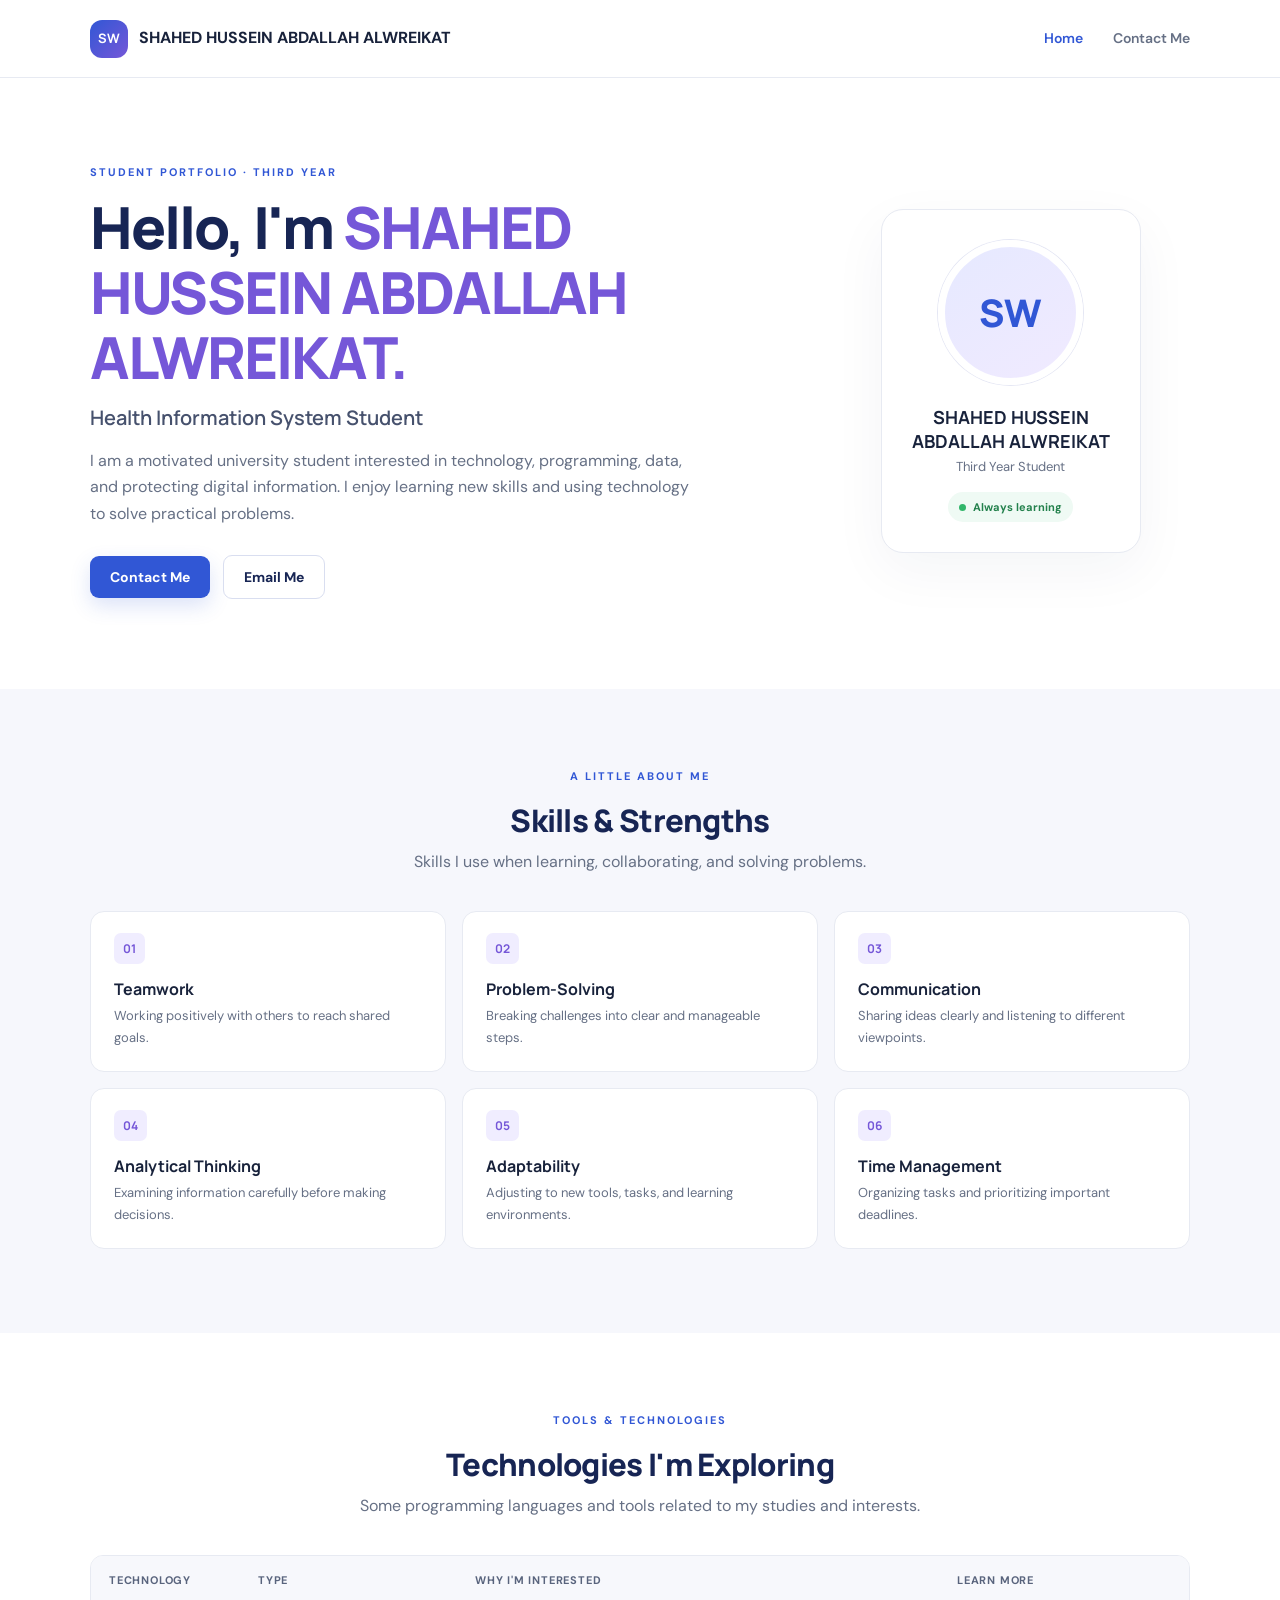
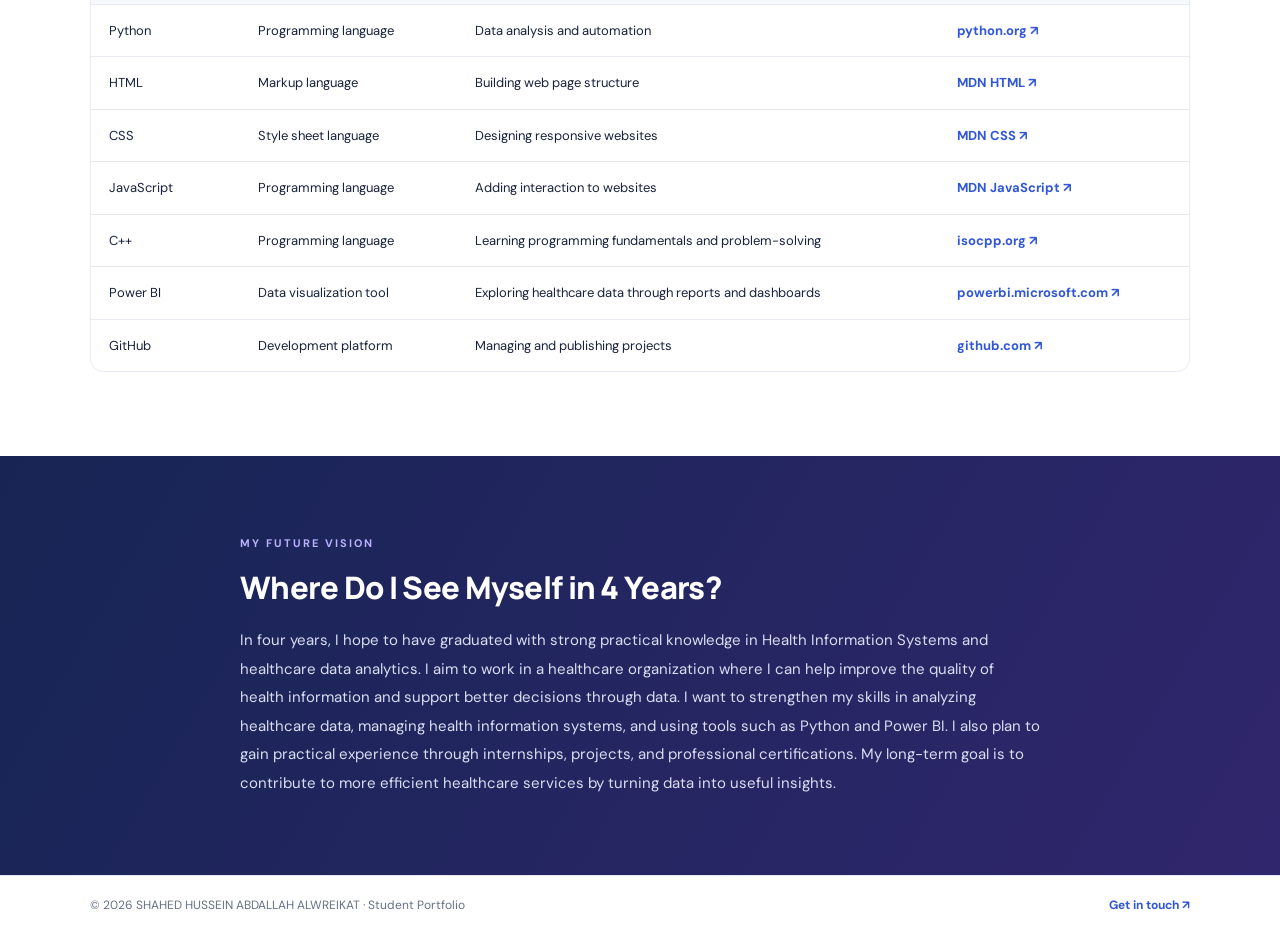
<file: index.html>
<!DOCTYPE html>
<html lang="en">
<head>
  <meta charset="UTF-8">
  <meta name="viewport" content="width=device-width, initial-scale=1.0">
  <meta name="description" content="Professional portfolio of SHAHED HUSSEIN ABDALLAH ALWREIKAT.">
  <!-- IMPORTANT: Replace YOUR_SID with your university student ID. -->
  <title>178967 - SHAHED HUSSEIN ABDALLAH ALWREIKAT | Portfolio</title>
  <link rel="stylesheet" href="style.css">
</head>
<body>
  <header class="site-header">
    <nav class="navbar container" aria-label="Main navigation">
      <a class="brand" href="index.html"><span class="brand-mark">SW</span><span>SHAHED HUSSEIN ABDALLAH ALWREIKAT</span></a>
      <div class="nav-links">
        <a class="active" href="index.html">Home</a>
        <a href="contact.html">Contact Me</a>
      </div>
    </nav>
  </header>

  <main>
    <section class="hero container">
      <div class="hero-copy">
        <p class="eyebrow">STUDENT PORTFOLIO · THIRD YEAR</p>
        <h1>Hello, I'm <span>SHAHED HUSSEIN ABDALLAH ALWREIKAT.</span></h1>
        <h2>Health Information System Student</h2>
        <p class="intro">I am a motivated university student interested in technology, programming, data, and protecting digital information. I enjoy learning new skills and using technology to solve practical problems.</p>
        <div class="hero-actions">
          <a class="button button-primary" href="contact.html">Contact Me</a>
          <!-- IMPORTANT: Replace the address below with your official JUST email. -->
          <a class="button button-outline" href="mailto:shalwreikat24@cit.just.edu.jo">Email Me</a>
        </div>
      </div>
      <div class="profile-card">
        <!-- Add your own professional photo: save it as profile.jpg in this folder,
             then replace the initials block with: <img src="profile.jpg" alt="Portrait of SHAHED HUSSEIN ABDALLAH ALWREIKAT"> -->
        <div class="avatar" aria-label="Photo placeholder">SW</div>
        <p class="profile-name">SHAHED HUSSEIN ABDALLAH ALWREIKAT</p>
        <p class="profile-role">Third Year Student</p>
        <span class="status"><span></span> Always learning</span>
      </div>
    </section>

    <section class="section section-soft">
      <div class="container">
        <div class="section-heading">
          <p class="eyebrow">A LITTLE ABOUT ME</p>
          <h2>Skills & Strengths</h2>
          <p>Skills I use when learning, collaborating, and solving problems.</p>
        </div>
        <div class="skills-grid">
          <article class="skill-card"><span class="skill-icon">01</span><h3>Teamwork</h3><p>Working positively with others to reach shared goals.</p></article>
          <article class="skill-card"><span class="skill-icon">02</span><h3>Problem-Solving</h3><p>Breaking challenges into clear and manageable steps.</p></article>
          <article class="skill-card"><span class="skill-icon">03</span><h3>Communication</h3><p>Sharing ideas clearly and listening to different viewpoints.</p></article>
          <article class="skill-card"><span class="skill-icon">04</span><h3>Analytical Thinking</h3><p>Examining information carefully before making decisions.</p></article>
          <article class="skill-card"><span class="skill-icon">05</span><h3>Adaptability</h3><p>Adjusting to new tools, tasks, and learning environments.</p></article>
          <article class="skill-card"><span class="skill-icon">06</span><h3>Time Management</h3><p>Organizing tasks and prioritizing important deadlines.</p></article>
        </div>
      </div>
    </section>

    <section class="section container">
      <div class="section-heading">
        <p class="eyebrow">TOOLS & TECHNOLOGIES</p>
        <h2>Technologies I'm Exploring</h2>
        <p>Some programming languages and tools related to my studies and interests.</p>
      </div>
      <div class="table-wrap">
        <table>
          <thead><tr><th>Technology</th><th>Type</th><th>Why I'm interested</th><th>Learn more</th></tr></thead>
          <tbody>
            <tr><td>Python</td><td>Programming language</td><td>Data analysis and automation</td><td><a href="https://www.python.org/" target="_blank" rel="noopener">python.org ↗</a></td></tr>
            <tr><td>HTML</td><td>Markup language</td><td>Building web page structure</td><td><a href="https://developer.mozilla.org/en-US/docs/Web/HTML" target="_blank" rel="noopener">MDN HTML ↗</a></td></tr>
            <tr><td>CSS</td><td>Style sheet language</td><td>Designing responsive websites</td><td><a href="https://developer.mozilla.org/en-US/docs/Web/CSS" target="_blank" rel="noopener">MDN CSS ↗</a></td></tr>
            <tr><td>JavaScript</td><td>Programming language</td><td>Adding interaction to websites</td><td><a href="https://developer.mozilla.org/en-US/docs/Web/JavaScript" target="_blank" rel="noopener">MDN JavaScript ↗</a></td></tr>
            <tr><td>C++</td><td>Programming language</td><td>Learning programming fundamentals and problem-solving</td><td><a href="https://isocpp.org/" target="_blank" rel="noopener">isocpp.org ↗</a></td></tr>
            <tr><td>Power BI</td><td>Data visualization tool</td><td>Exploring healthcare data through reports and dashboards</td><td><a href="https://powerbi.microsoft.com/" target="_blank" rel="noopener">powerbi.microsoft.com ↗</a></td></tr>
            <tr><td>GitHub</td><td>Development platform</td><td>Managing and publishing projects</td><td><a href="https://github.com/" target="_blank" rel="noopener">github.com ↗</a></td></tr>
          </tbody>
        </table>
      </div>
    </section>

    <section class="future-section">
      <div class="container future-content">
        <p class="eyebrow">MY FUTURE VISION</p>
        <h2>Where Do I See Myself in 4 Years?</h2>
        <p>In four years, I hope to have graduated with strong practical knowledge in Health Information Systems and healthcare data analytics. I aim to work in a healthcare organization where I can help improve the quality of health information and support better decisions through data. I want to strengthen my skills in analyzing healthcare data, managing health information systems, and using tools such as Python and Power BI. I also plan to gain practical experience through internships, projects, and professional certifications. My long-term goal is to contribute to more efficient healthcare services by turning data into useful insights.</p>
      </div>
    </section>
  </main>

  <footer class="site-footer">
    <div class="container footer-inner"><p>© 2026 SHAHED HUSSEIN ABDALLAH ALWREIKAT · Student Portfolio</p><a href="contact.html">Get in touch ↗</a></div>
  </footer>
</body>
</html>
</file>
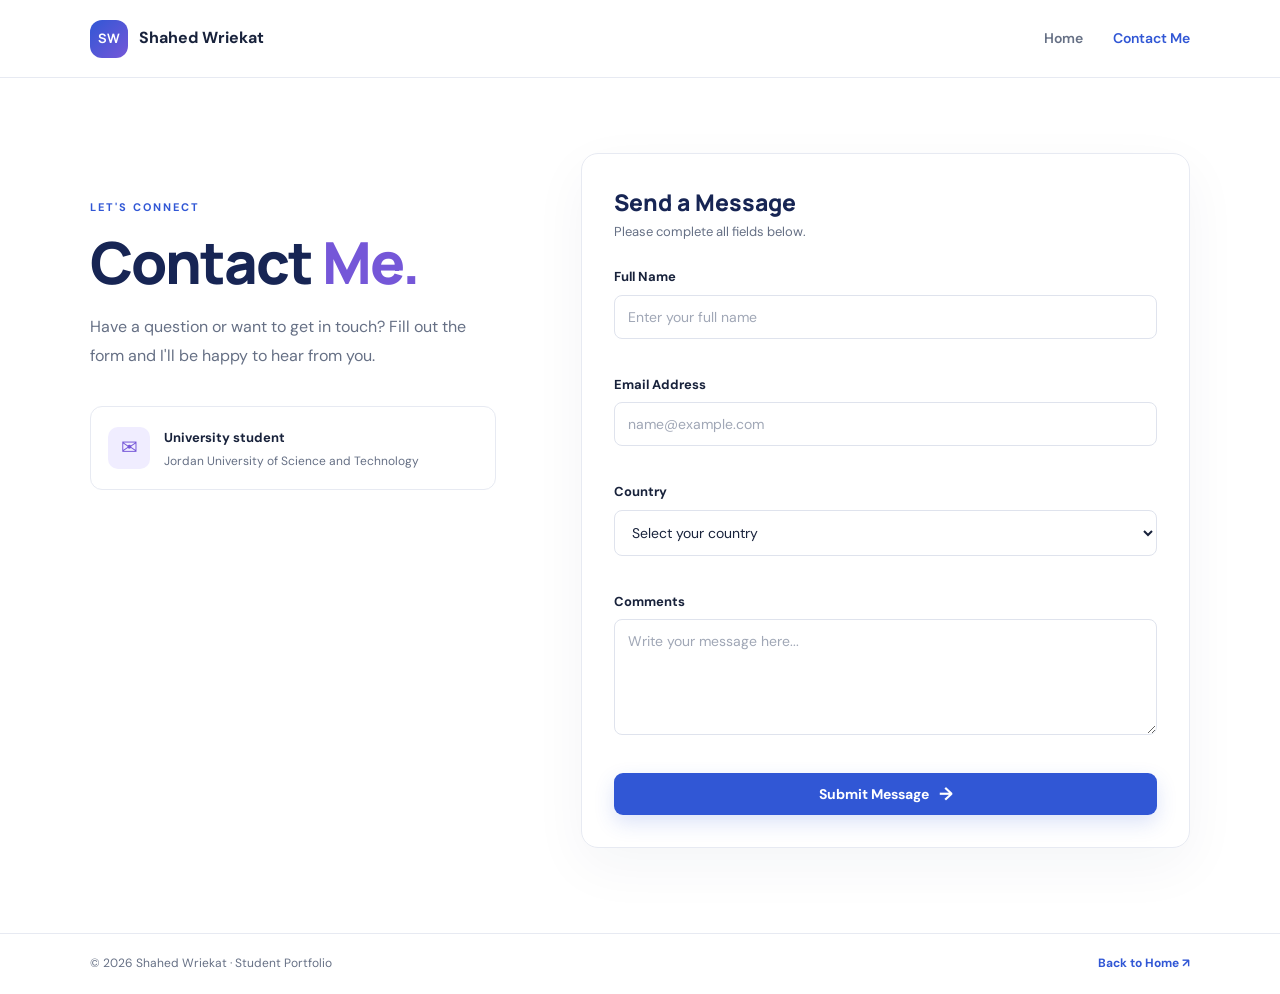
<file: contact.html>
<!DOCTYPE html>
<html lang="en">
<head>
  <meta charset="UTF-8">
  <meta name="viewport" content="width=device-width, initial-scale=1.0">
  <meta name="description" content="Contact Shahed Wriekat.">
  <title>Contact Me | Shahed Wriekat</title>
  <link rel="stylesheet" href="style.css">
  <script src="script.js" defer></script>
</head>
<body>
  <header class="site-header">
    <nav class="navbar container" aria-label="Main navigation">
      <a class="brand" href="index.html"><span class="brand-mark">SW</span><span>Shahed Wriekat</span></a>
      <div class="nav-links">
        <a href="index.html">Home</a>
        <a class="active" href="contact.html">Contact Me</a>
      </div>
    </nav>
  </header>

  <main class="contact-main container">
    <div class="contact-intro">
      <p class="eyebrow">LET'S CONNECT</p>
      <h1>Contact <span>Me.</span></h1>
      <p>Have a question or want to get in touch? Fill out the form and I'll be happy to hear from you.</p>
      <div class="contact-note"><span class="note-icon">✉</span><div><strong>University student</strong><p>Jordan University of Science and Technology</p></div></div>
    </div>

    <section class="form-card">
      <h2>Send a Message</h2>
      <p class="form-subtitle">Please complete all fields below.</p>
      <form id="contactForm" novalidate>
        <div class="form-group">
          <label for="fullName">Full Name</label>
          <input type="text" id="fullName" name="fullName" placeholder="Enter your full name">
          <small class="error" id="nameError"></small>
        </div>
        <div class="form-group">
          <label for="email">Email Address</label>
          <input type="email" id="email" name="email" placeholder="name@example.com">
          <small class="error" id="emailError"></small>
        </div>
        <div class="form-group">
          <label for="country">Country</label>
          <select id="country" name="country">
            <option value="">Select your country</option>
            <option>Jordan</option><option>Saudi Arabia</option><option>United Arab Emirates</option>
            <option>Palestine</option><option>Egypt</option><option>Other</option>
          </select>
          <small class="error" id="countryError"></small>
        </div>
        <div class="form-group">
          <label for="comments">Comments</label>
          <textarea id="comments" name="comments" rows="5" placeholder="Write your message here..."></textarea>
          <small class="error" id="commentsError"></small>
        </div>
        <button class="button button-primary submit-button" type="submit">Submit Message <span>→</span></button>
      </form>
    </section>
  </main>

  <footer class="site-footer">
    <div class="container footer-inner"><p>© 2026 Shahed Wriekat · Student Portfolio</p><a href="index.html">Back to Home ↗</a></div>
  </footer>
</body>
</html>
</file>
<file: style.css>
@import url('https://fonts.googleapis.com/css2?family=DM+Sans:wght@400;500;600;700&family=Manrope:wght@400;500;600;700;800&display=swap');
:root{--navy:#172554;--blue:#3157d5;--purple:#7557d8;--ink:#18223b;--muted:#667085;--line:#e7eaf2;--soft:#f6f7fc;--white:#fff}
*{box-sizing:border-box}html{scroll-behavior:smooth}body{margin:0;background:var(--white);color:var(--ink);font-family:'DM Sans',sans-serif;line-height:1.65}.container{width:min(1100px,calc(100% - 44px));margin:0 auto}.site-header{height:78px;border-bottom:1px solid var(--line);background:rgba(255,255,255,.96)}.navbar,.nav-links,.brand,.hero-actions,.footer-inner{display:flex;align-items:center}.navbar{height:100%;justify-content:space-between}.brand{gap:11px;text-decoration:none;color:var(--ink);font-weight:700}.brand-mark{display:grid;place-items:center;width:38px;height:38px;border-radius:12px;background:linear-gradient(135deg,var(--blue),var(--purple));color:white;font-family:Manrope;font-size:13px}.nav-links{gap:30px}.nav-links a{color:var(--muted);text-decoration:none;font-size:14px;font-weight:600}.nav-links a:hover,.nav-links a.active{color:var(--blue)}.hero{display:grid;grid-template-columns:1.5fr .8fr;gap:70px;align-items:center;padding-top:85px;padding-bottom:90px}.eyebrow{font-size:11px;font-weight:700;letter-spacing:2px;color:var(--blue);margin:0 0 14px}.hero h1,.contact-intro h1{font:800 clamp(38px,5vw,58px)/1.12 Manrope,sans-serif;letter-spacing:-2px;margin:0 0 14px;color:var(--navy)}.hero h1 span,.contact-intro h1 span{color:var(--purple)}.hero h2{font:600 20px Manrope;margin:0 0 17px;color:#46516d}.intro,.contact-intro>p:not(.eyebrow){color:var(--muted);max-width:610px;font-size:16px}.hero-actions{gap:13px;margin-top:28px;flex-wrap:wrap}.button{display:inline-flex;justify-content:center;align-items:center;gap:10px;border:0;border-radius:9px;padding:12px 20px;font:700 14px 'DM Sans';text-decoration:none;cursor:pointer;transition:.2s}.button-primary{background:var(--blue);color:white;box-shadow:0 8px 20px #3157d52b}.button-primary:hover{background:#2446bd;transform:translateY(-2px)}.button-outline{border:1px solid #d9def0;color:var(--navy);background:white}.button-outline:hover{border-color:var(--blue);color:var(--blue)}.profile-card{justify-self:center;text-align:center;width:260px;padding:30px 20px;border:1px solid var(--line);border-radius:22px;box-shadow:0 18px 55px #1725540c;background:white}.avatar{width:145px;height:145px;margin:0 auto 20px;border-radius:50%;display:grid;place-items:center;background:linear-gradient(145deg,#e6e9ff,#f0eaff);border:7px solid white;box-shadow:0 0 0 1px #e5e7f4;color:var(--blue);font:800 38px Manrope}.profile-name{font:700 18px Manrope;margin:0}.profile-role{margin:3px 0 15px;color:var(--muted);font-size:13px}.status{display:inline-flex;align-items:center;gap:7px;padding:6px 11px;border-radius:20px;background:#effaf4;color:#23814c;font-size:11px;font-weight:700}.status span{width:7px;height:7px;border-radius:50%;background:#31b66a}.section{padding-top:78px;padding-bottom:84px}.section-soft{background:var(--soft)}.section-heading{text-align:center;margin-bottom:35px}.section-heading h2,.future-content h2{font:800 31px Manrope;color:var(--navy);letter-spacing:-.7px;margin:0 0 8px}.section-heading>p:last-child{color:var(--muted);margin:0}.skills-grid{display:grid;grid-template-columns:repeat(3,1fr);gap:16px}.skill-card{padding:23px;background:white;border:1px solid var(--line);border-radius:14px}.skill-icon{font:700 12px Manrope;color:var(--purple);background:#f0edff;padding:7px 9px;border-radius:7px}.skill-card h3{font:700 16px Manrope;margin:17px 0 5px}.skill-card p{color:var(--muted);font-size:13px;margin:0}.table-wrap{overflow-x:auto;border:1px solid var(--line);border-radius:13px}table{width:100%;border-collapse:collapse;min-width:650px;text-align:left}th,td{padding:15px 18px;border-bottom:1px solid var(--line);font-size:13px}th{background:#f7f8fc;color:#59647d;font-size:11px;text-transform:uppercase;letter-spacing:.8px}tbody tr:last-child td{border-bottom:0}td a{color:var(--blue);font-weight:700;text-decoration:none}td a:hover{text-decoration:underline}.future-section{padding:78px 0;background:linear-gradient(120deg,#172554,#30266d);color:white}.future-content{max-width:800px}.future-content .eyebrow{color:#b9b0ff}.future-content h2{color:white;margin-bottom:18px}.future-content>p:last-child{color:#d9def2;font-size:15px;line-height:1.9;margin:0}.site-footer{border-top:1px solid var(--line);padding:20px 0}.footer-inner{justify-content:space-between;gap:15px}.footer-inner p,.footer-inner a{font-size:12px;color:var(--muted);margin:0;text-decoration:none}.footer-inner a{color:var(--blue);font-weight:700}.contact-main{display:grid;grid-template-columns:.8fr 1.2fr;gap:85px;padding-top:75px;padding-bottom:85px;align-items:start}.contact-intro{padding-top:45px}.contact-intro h1{margin-bottom:18px}.contact-intro>p:not(.eyebrow){line-height:1.8}.contact-note{display:flex;align-items:center;gap:14px;margin-top:35px;padding:17px;border:1px solid var(--line);border-radius:12px}.note-icon{display:grid;place-items:center;width:42px;height:42px;background:#f0edff;color:var(--purple);border-radius:10px;font-size:20px}.contact-note strong{font-size:13px}.contact-note p{margin:2px 0 0;color:var(--muted);font-size:12px}.form-card{padding:32px;border:1px solid var(--line);border-radius:17px;box-shadow:0 18px 55px #1725540c}.form-card h2{font:800 23px Manrope;margin:0 0 3px;color:var(--navy)}.form-subtitle{font-size:13px;color:var(--muted);margin:0 0 24px}.form-group{margin-bottom:17px}.form-group label{display:block;font-size:13px;font-weight:700;margin-bottom:7px}.form-group input,.form-group select,.form-group textarea{display:block;width:100%;border:1px solid #dfe3ed;border-radius:8px;padding:12px 13px;font:14px 'DM Sans';color:var(--ink);background:white;outline:none}.form-group textarea{resize:vertical}.form-group input:focus,.form-group select:focus,.form-group textarea:focus{border-color:var(--blue);box-shadow:0 0 0 3px #3157d51a}.form-group input::placeholder,.form-group textarea::placeholder{color:#a0a7b6}.error{display:block;color:#c0394b;font-size:11px;min-height:14px;margin-top:4px}.submit-button{width:100%;margin-top:3px}.submit-button span{font-size:18px;line-height:10px}
@media(max-width:760px){.hero{grid-template-columns:1fr;gap:38px;padding-top:60px;padding-bottom:65px}.hero-copy{text-align:center}.hero-actions{justify-content:center}.profile-card{grid-row:1;width:230px}.skills-grid{grid-template-columns:repeat(2,1fr)}.contact-main{grid-template-columns:1fr;gap:28px;padding-top:45px}.contact-intro{padding-top:0}.contact-note{margin-top:20px}.section{padding-top:58px;padding-bottom:60px}.future-section{padding:60px 0}}
@media(max-width:480px){.container{width:min(100% - 30px,1100px)}.site-header{height:68px}.brand{font-size:13px}.nav-links{gap:15px}.nav-links a{font-size:12px}.skills-grid{grid-template-columns:1fr}.hero h1,.contact-intro h1{letter-spacing:-1.3px}.form-card{padding:22px}.footer-inner{align-items:flex-start;flex-direction:column}}
</file>
